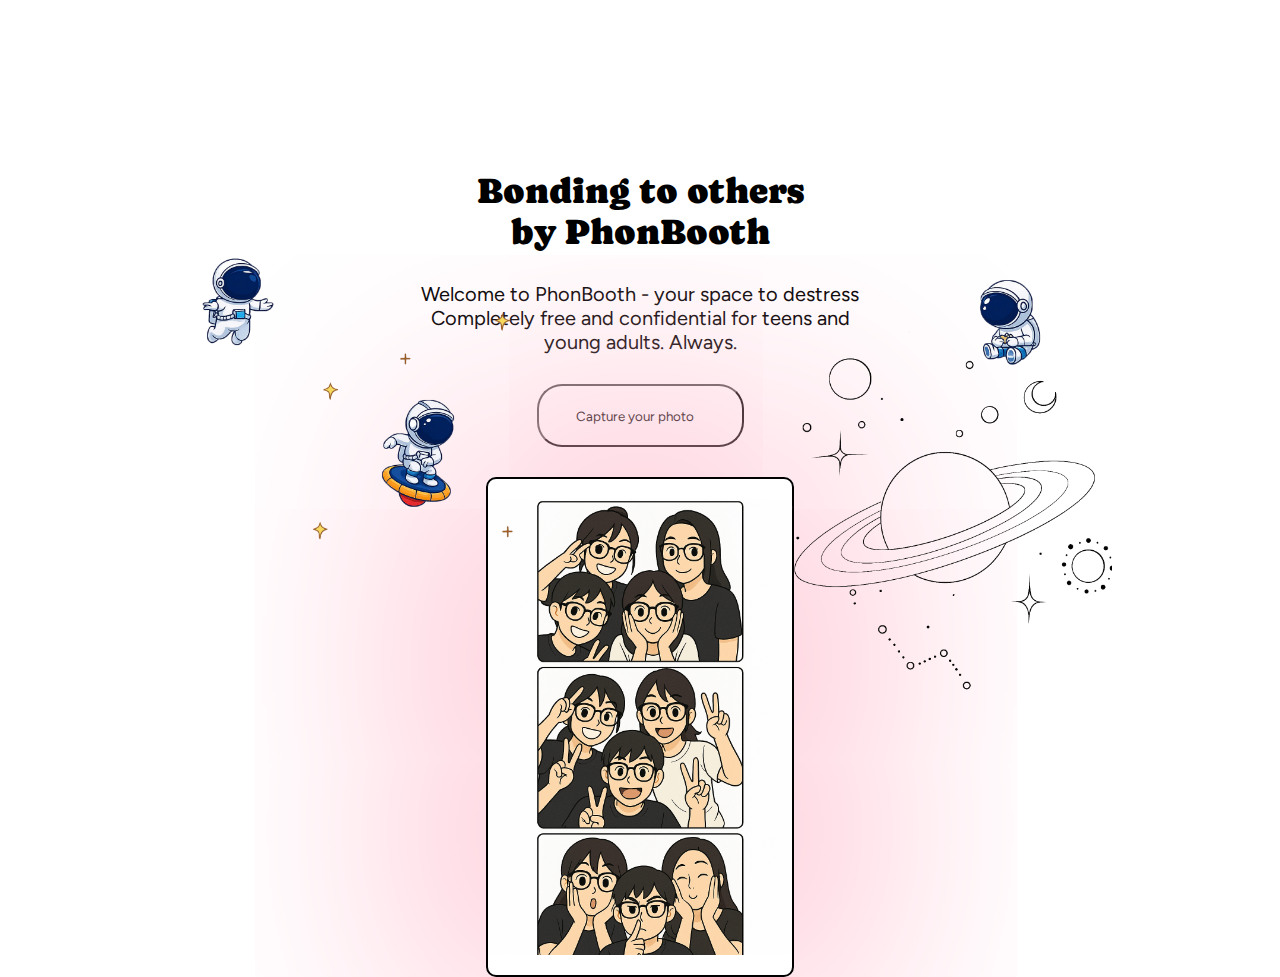
<file: index.html>
<!DOCTYPE html>
<html lang="en">

<head>
    <meta charset="UTF-8">
    <meta name="viewport" content="width=device-width, initial-scale=1.0">
    <link rel="stylesheet" href="index.css">
    <link rel="icon" href="photos/icon.png" type="image/png">
    <link href='https://cdn.boxicons.com/fonts/basic/boxicons.min.css' rel='stylesheet'>
    <link href='https://cdn.boxicons.com/fonts/brands/boxicons-brands.min.css' rel='stylesheet'>
    <title>PhotoBooth</title>
</head>

<body>
    <div class="container">
        <section id="welcome">
            <div class="stickers left">
                <!-- <img class="sticker-left-1" src="/photobooth/photos/sticker1.png" alt=""> -->
                <img class="sticker-left-2" src="photos/sticker2.png" alt="">
                <img class="sticker-left-3" src="photos/sticker3.png" alt="">
            </div>
            <div class="controls">
                <h1 class="title">Bonding to others <br>by PhonBooth</h1>
                <div class="content">Welcome to PhonBooth - your space to destress Completely free and
                    confidential for teens and young adults. Always.</div>
                <button class="btn">Capture your photo
                    <div class="icon-parent"><i class='bxr bx-arrow-big-right'></i></div>
                </button>
                <img class="landingImg" src="photos/landing.png" alt="">
            </div>

            <div class="stickers right">
                <img class="sticker-right-2" src="photos/stars.png" alt="">
                <img class="sticker-right-3" src="photos/sticker4.png" alt="">
            </div>
        </section>

        <section id="features">
            
        </section>
        <section id="FAQ"></section>
    </div>

    <script>
        var button = document.querySelector(".btn");

        button.addEventListener('click', () => {
            window.location.href = "Photobooth.html";
        });
    </script>
</body>

</html>
</file>
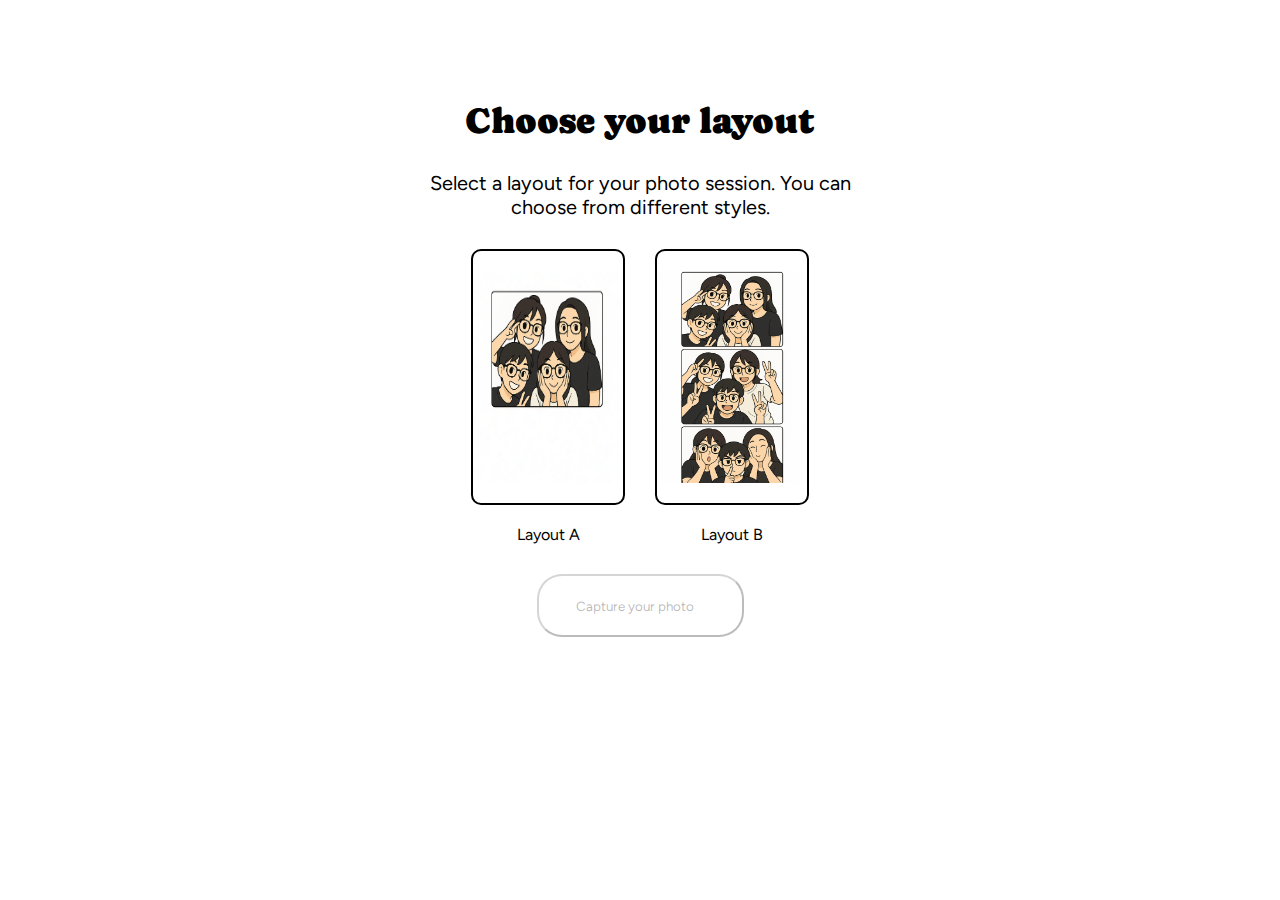
<file: layout.html>
<!DOCTYPE html>
<html lang="en">

<head>
    <meta charset="UTF-8">
    <meta name="viewport" content="width=device-width, initial-scale=1.0">
    <title>PhonBooth Photo Booth | Free Online Website</title>
    <link rel="icon" href="photos/icon.png" type="image/png">
    <link rel="stylesheet" href="layout.css">
    <link href='https://cdn.boxicons.com/fonts/basic/boxicons.min.css' rel='stylesheet'>
    <link href='https://cdn.boxicons.com/fonts/brands/boxicons-brands.min.css' rel='stylesheet'>
</head>

<body>
    <div class="container">
        <div class="controls">
            <h1 class="title">Choose your layout</h1>
            <p class="content">Select a layout for your photo session. You can choose from different styles.</p>
            <div class="imgGrid">
                <div class="left">
                    <img class="imgLeft" src="photos/layout 2.png" alt="">
                    <div class="img-description">Layout A</div>
                </div>
                <div class="right">
                    <img class="imgRight" src="photos/landing.png" alt="">
                    <div class="img-description">Layout B</div>

                </div>
            </div>
            <button class="btn">Capture your photo
                <div class="icon-parent"><i class='bxr bx-arrow-big-right'></i></div>
            </button>
        </div>



    </div>
    <script>
        var leftImg = document.querySelector('.imgLeft');
        var rigthImg = document.querySelector('.imgRight');
        var layout;
        var button = document.querySelector('.btn');
        button.disabled = true;

        leftImg.addEventListener('click', () => {
            layout = 1;
            button.disabled = false;
        });
        rigthImg.addEventListener('click', () => {
            layout = 3;
            button.disabled = false;
        });


        button.addEventListener('click', () => {
            localStorage.setItem('layoutA', JSON.stringify(layout));
            window.location.href = 'Photobooth.html';
        });

    </script>
</body>

</html>
</file>
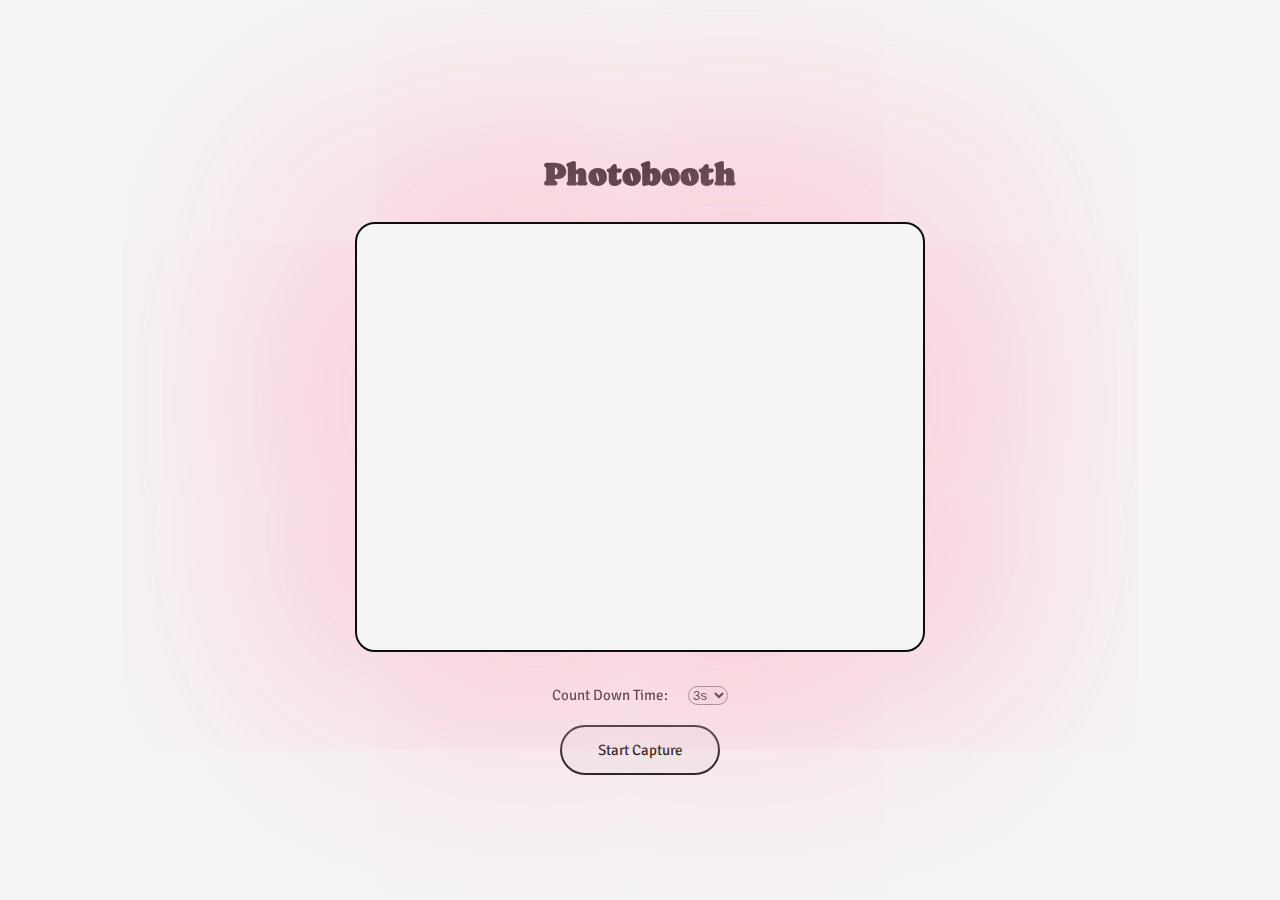
<file: Photobooth.html>
<!DOCTYPE html>
<html lang="en">

<head>
    <meta charset="UTF-8">
    <meta name="viewport" content="width=device-width, initial-scale=1.0">
    <link rel="stylesheet" href="Photobooth.css">
    
    <title>Photo Booth</title>
</head>

<body>
    <div class="container">
        <div class="stream">
            <h1>Photobooth</h1>
            <div class="video-wraper">
                <video autoplay id="video"></video>
                <div id="countdownnum">2</div>
            </div>

            <div class="controls">
                <div class="wrap-selector">
                    <div class="selector-title">Count Down Time: </div>
                <select class="select-box" id="Time">
                    <option value="3">3s</option>
                    <option value="5">5s</option>
                    <option value="10">10s</option>
                </select>
                </div>

                <button id="capture-btn">Start Capture</button>
            </div>
        </div>
        <div class="preview">
            <div id="photos"></div>
        </div>
    </div>

    <script src="script.js"></script>
</body>

</html>
</file>
<file: index.css>
@import url('https://fonts.googleapis.com/css2?family=Caprasimo&family=Figtree:ital,wght@0,300..900;1,300..900&family=Signika+Negative:wght@300..700&display=swap');

* {
    box-sizing: border-box;
    margin: 0;
    padding: 0;
}

html {
    height: 100%;
    /* font-family: "Caprasimo", serif;
    font-weight: 300;
    font-style: normal; */
}

body {
    height: 100%;
    display: grid;
    place-items: center;
}

.container {
    width: 100%;
    height: 100%;
    box-sizing: border-box;
}


#welcome {
    display: grid;
    grid-template-columns: 1fr 2fr 1fr;
    /* justify-content: center; */
    height: 100vh;
    z-index: -1;
    /* overflow: hidden; */
}

.controls {
    display: flex;
    flex-direction: column;
    align-items: center;
    text-align: center;
    justify-content: flex-start;
    padding-top: 170px;
    gap: 30px;
    height: 100%;
}

.stickers img {
    width: 100%;
    height: 37vmax;
}

.stickers {
    position: relative;
}

.sticker-left-2 {
    position: absolute;
    top: 0;
    left: 30vmin;
    transform: translate(-60%, 20%);
}

.sticker-left-3 {
    position: absolute;
    top: 0;
    left: 50vmin;
    transform: translate(-60%, 50%);
}

.stickers .left::before {
    content: '';
    display: block;
    position: absolute;
    background-image: url('/photobooth/photos/starSingle.png');
    background-size: cover;
    background-repeat: no-repeat;
    height: 30px;
    width: 30px;
    left: 0;
    top: 0;
    z-index: 1;
}

.sticker-right-2 {
    position: absolute;
    top: 0;
    right: 40vmin;
    transform: translate(60%, 60%);
}

.sticker-right-3 {
    position: absolute;
    top: 0;
    right: 30vmin;
    transform: translate(50%, 20%);
}

.title {
    font-family: "Caprasimo", serif;
    font-weight: 300;
    font-style: normal;
    font-size: 36px;
}

.content {
    width: 50vmin;
    font-size: 20px;
    font-family: "Figtree", sans-serif;
}

button {
    font-family: "Figtree", sans-serif;
    display: flex;
    justify-content: center;
    align-items: center;
    gap: 10px;
    color: black;

}

.btn {
    background-color: #fff;
    width: 23vmin;
    height: 7vmin;
    text-align: center;
    border-radius: 25px;
    transition: all 0.2s ease-in-out;
    color: black;
}

.icon-parent {
    display: flex;
    justify-content: center;
    align-items: center;
}

.btn:hover {
    background-color: #ffb5c8;
    /* Change background color on hover */
    font-weight: 400;
    color: #fff;
    /* Change text color on hover */
    transform: scale(1.05);
    /* Slightly enlarge the button */
}

.landingImg {
    height: 500px;
    border: 2px solid black;
    border-radius: 10px;
    padding: 20px 0;
    box-shadow: 0 0 800px 50px #FFB5C8;
}

/* ======= */
/* mobile  */
@media (max-width: 900px) {
    .stickers img {
        display: none;
    }

    .btn {
        width: 160px;
        height: 70px;
    }
}
</file>
<file: layout.css>
@import url('https://fonts.googleapis.com/css2?family=Caprasimo&family=Figtree:ital,wght@0,300..900;1,300..900&family=Signika+Negative:wght@300..700&display=swap');

* {
    box-sizing: border-box;
    margin: 0;
    padding: 0;
}

html {
    height: 100%;
    /* font-family: "Caprasimo", serif;
    font-weight: 300;
    font-style: normal; */
}

body {
    height: 100%;
    display: grid;
    place-items: center;
}

.container {
    width: 100%;
    height: 100%;
    box-sizing: border-box;
    display: flex;
    flex-direction: column;
    align-items: center;
    gap: 40px;
    z-index: 0;
}

.controls {
    display: flex;
    flex-direction: column;
    align-items: center;
    text-align: center;
    justify-content: flex-start;
    padding-top: 100px;
    gap: 30px;
    height: 100%;
    z-index: 1;
}

.title {
    font-family: "Caprasimo", serif;
    font-weight: 300;
    font-style: normal;
    font-size: 36px;
}

.content {
    width: 50vmin;
    font-size: 20px;
    font-family: "Figtree", sans-serif;
}

button {
    font-family: "Figtree", sans-serif;
    display: flex;
    justify-content: center;
    align-items: center;
    gap: 10px;
    z-index: 1;
}

.btn {
    background-color: #fff;
    width: 23vmin;
    height: 7vmin;
    text-align: center;
    border-radius: 25px;
    transition: all 0.2s ease-in-out;
}

.icon-parent {
    display: flex;
    justify-content: center;
    align-items: center;
}

.btn:hover {
    background-color: #ffb5c8;
    /* Change background color on hover */
    font-weight: 400;
    color: #fff;
    /* Change text color on hover */
    transform: scale(1.05);
    /* Slightly enlarge the button */
}

.imgGrid {
    display: flex;
    justify-content: center;
    gap: 30px;
}
.left, .right {
    display: flex;
    flex-direction: column;
    gap: 20px;
}
.imgLeft,
.imgRight {
    height: 20vmax;
    width: 12vmax;
    border: 2px solid black;
    border-radius: 10px;
    padding: 20px 0;
    z-index: 1;
        transition: .2s ease-in-out;

}
.img-description {
        font-family: "Figtree", sans-serif;
    font-size: 16px;
}

.imgLeft:hover {
    transform: scale(1.1);
}

.imgRight:hover {
    transform: scale(1.1);
}


@media (max-width: 900px) {
    .btn {
        width: 160px;
        height: 70px;
    }
}
</file>
<file: Photobooth.css>
@import url('https://fonts.googleapis.com/css2?family=Caprasimo&family=Signika+Negative:wght@300..700&display=swap');

* {
    margin: 0;
    padding: 0;
    box-sizing: border-box;
}

html {
    height: 100%;
    font-family: "Caprasimo", serif;
    font-weight: 300;
    font-style: normal;
}

body {
    height: 100%;
    display: grid;
    place-items: center;
    background-color: #f5f5f5;
}

.container {
    transform: translate(0, 50px);
    position: fixed;
}

.container.grid-layout {
    position: fixed;
    transform: translate(0, 20px);
    text-align: center;
    display: grid;
    grid-template-columns: 1fr 1fr;
    align-items: center;
    border-radius: 12px;
    height: 100vh;
    background-color: #f5f5f5;
    /* margin: 0 20px; */
}



.stream,
.preview {
    padding: 20px;
    box-sizing: border-box;
    width: 100%;
    text-align: center;

}

.stream {
    display: grid;
    gap: 30px;
}


#photos {
    display: flex;
    flex-direction: column;
}

video {
    overflow: hidden;
    height: 430px;
    width: 570px;
    border: 2px solid #0d0d0d;
    border-radius: 20px;
    object-fit: cover;
    box-shadow: 0 0 800px 50px #FFB5C8;
    transform: scaleX(-1);
}

.controls {
    display: flex;
    flex-direction: column;
    align-items: center;
    gap: 20px;
}

button {
    height: 50px;
    width: 200px;
    color: black;
    border: 2px solid #0d0d0d;

}

#photos {
    margin: 10px;
    flex-wrap: wrap;
    margin-top: 20px;
    display: flex;
    justify-content: center;
}

.photo {
    margin: 10px;
    position: relative;
}

.photo img {
    height: 130px;
    width: 175px;
    border: 2px solid #0d0d0d;
}

#capture-btn {
    width: 160px;
    height: 50px;
    border-radius: 30px;
    transition: .3s ease-in-out;
    font-family: "Signika Negative", sans-serif;
    font-size: 15px;
}

.selector-title {
    font-family: "Signika Negative", sans-serif;
    font-size: 15px;
    font-weight: 400;
}

.wrap-selector {
    display: flex;
    justify-content: center;
    gap: 20px;
}

#capture-btn:hover {
    transform: scale(1.05);
}

.video-wraper {
    display: block;
    position: relative;
}

#countdownnum {
    z-index: 1;
    position: absolute;
    top: 50%;
    left: 50%;
    transform: translate(-50%, -50%);
    background: #4f75c6;
    height: 60px;
    width: 60px;
    display: flex;
    justify-content: center;
    align-items: center;
    font-size: 3em;
    border-radius: 10px;
    background: rgba(255, 255, 255, 0.1);
    /* Nền bán trong suốt */
    backdrop-filter: blur(2px);
    /* Làm mờ nền phía sau */
    -webkit-backdrop-filter: blur(2px);
    display: none;
}

#Time {
    width: 40px;
    border-radius: 10px;
}

@media (max-width: 765px) {
    video {
        width: 350px;
    }

    .container.grid-layout {
        display: block;
        /* Hoặc flex nếu bạn muốn dọc */
        height: auto;
        transform: none;
        margin: 10px;
        padding: 10px;
    }

}

@media (max-width: 767px) {
    .container {
        position: relative;
    }

    .container.grid-layout {
        position: relative;
        display: flex;
        flex-direction: column;
    }

    .photo img {
        width: 80px;
        height: 70px;
    }

    #photos {
        width: 350px;
        display: flex !important;
        flex-direction: row;
        gap: 0px;
        justify-content: flex-start;
        align-items: center;
    }
}
</file>
